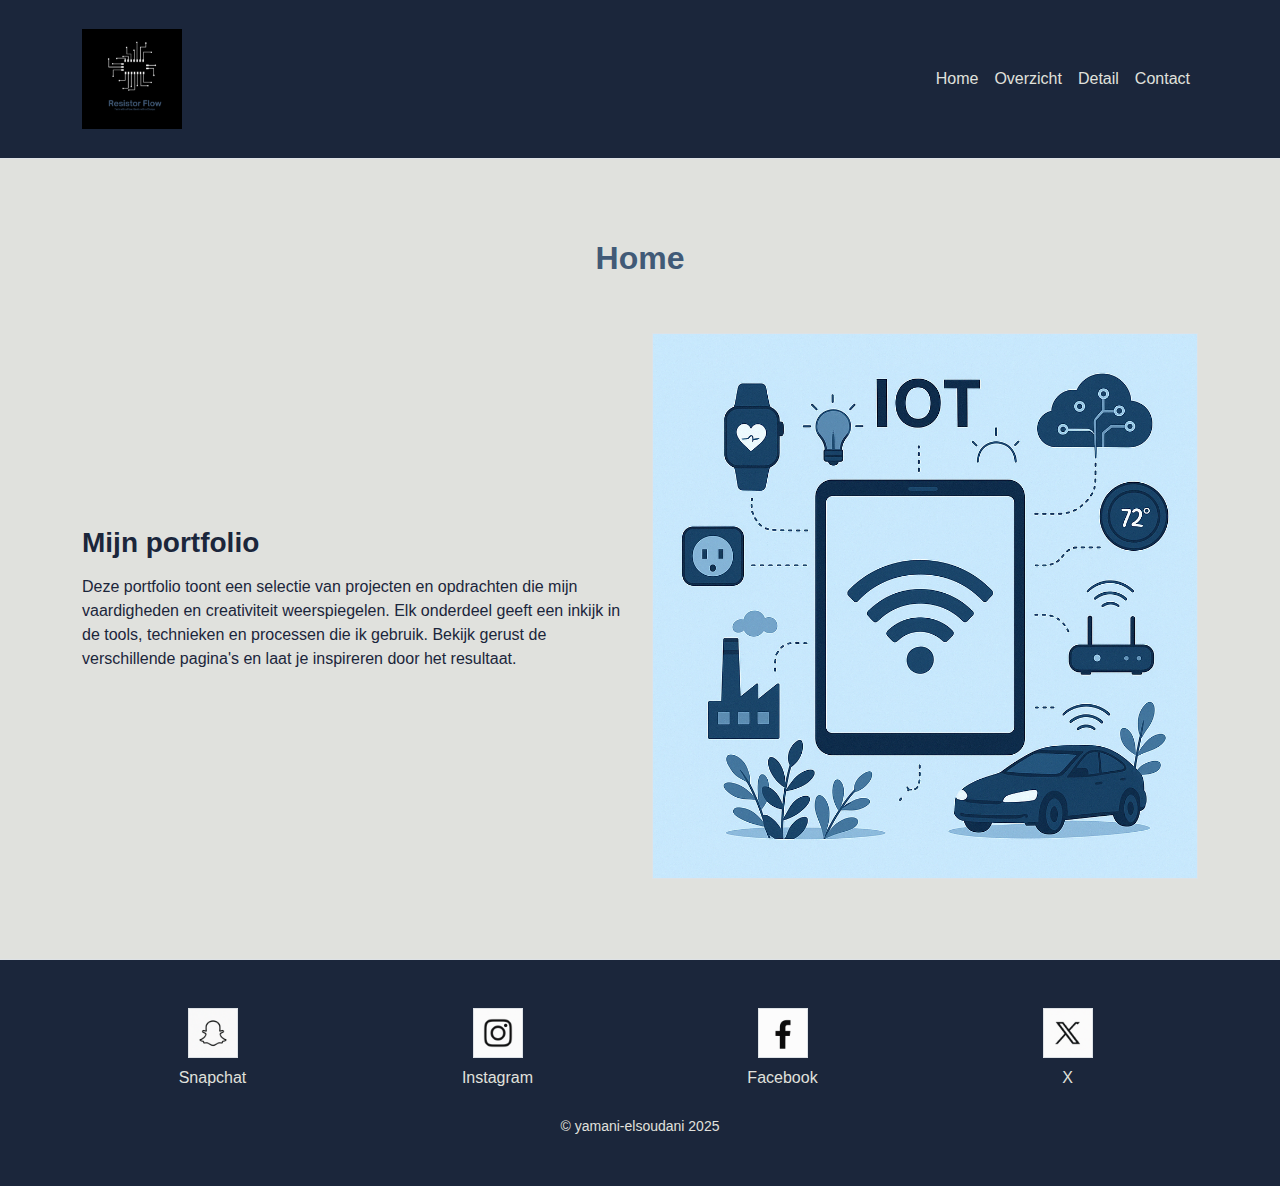
<file: index.html>
<!DOCTYPE html>
<html lang="nl">
  <head>
    <meta charset="UTF-8" />
    <meta name="viewport" content="width=device-width, initial-scale=1.0" />
    <title>Home</title>

    <!-- Reset CSS -->
    <link rel="stylesheet" href="css/reset.css" />

    <!-- Bootstrap CSS -->
    <link
      href="https://cdn.jsdelivr.net/npm/bootstrap@5.3.3/dist/css/bootstrap.min.css"
      rel="stylesheet"
    />

    <!-- Bootstrap Icons -->
    <link
      rel="stylesheet"
      href="https://cdn.jsdelivr.net/npm/bootstrap-icons@1.11.3/font/bootstrap-icons.min.css"
    />

    <!-- Bootstrap JS -->
    <script
      src="https://cdn.jsdelivr.net/npm/bootstrap@5.3.3/dist/js/bootstrap.bundle.min.js"
      defer
    ></script>

    <!-- Eigen CSS -->
    <link rel="stylesheet" href="css/style.css" />
  </head>
  <body>
    <!-- Header -->
    <header class="border-bottom p-3">
      <nav class="navbar navbar-expand-lg navbar-light">
        <div
          class="container d-flex justify-content-between align-items-center"
        >
          <a class="navbar-brand" href="/index.html">
            <img src="/images/Logo.png" alt="Website Logo" width="100" />
          </a>

          <button 
            class="navbar-toggler"
            type="button"
            data-bs-toggle="collapse"
            data-bs-target="#navbarNav"
          >
            <span class="navbar-toggler-icon"></span>
          </button>

          <div class="collapse navbar-collapse" id="navbarNav">
            <ul class="navbar-nav ms-auto">
              <li class="nav-item">
                <a class="nav-link" href="/index.html">Home</a>
              </li>
              <li class="nav-item">
                <a class="nav-link" href="/portfolio.html">Overzicht</a>
              </li>
              <li class="nav-item">
                <a class="nav-link" href="/naam.html">Detail</a>
              </li>
              <li class="nav-item">
                <a class="nav-link" href="/contact.html">Contact</a>
              </li>
            </ul>
          </div>
        </div>
      </nav>
    </header>

    <!-- Main Content -->
    <main class="container my-5">
      <!-- Titel Home -->
      <div class="row text-center mb-4">
        <div class="col-12">
          <h2>Home</h2>
        </div>
      </div>

      <div class="row align-items-center justify-content-center">
        <div class="col-lg-6 order-lg-2 text-center mb-4 mb-lg-0">
          <img
            src="/images/grote afbeelding.png"
            alt="Grote afbeelding"
            class="img-fluid border"
          />
        </div>

        <!-- Tekst links op desktop, onder afbeelding mobiel -->
        <div class="col-lg-6 order-lg-1">
          <h3 class="fw-bold">Mijn portfolio</h3>
          <p class="mt-3 text-start">
            Deze portfolio toont een selectie van projecten en opdrachten die
            mijn vaardigheden en creativiteit weerspiegelen. Elk onderdeel geeft
            een inkijk in de tools, technieken en processen die ik gebruik.
            Bekijk gerust de verschillende pagina's en laat je inspireren door
            het resultaat.
          </p>
        </div>
      </div>
    </main>

    <!-- Footer -->
    <footer class="border-top py-5">
      <div class="container">
        <!-- Social icons -->
        <div
          class="row row-cols-2 row-cols-md-4 g-4 justify-content-center text-center mb-4"
        >
          <div class="col">
            <img
              src="/images/Social/snapchat.png"
              alt="Snapchat"
              class="border rounded-0 mb-2"
              width="50"
              height="50"
            />
            <div>Snapchat</div>
          </div>
          <div class="col">
            <img
              src="/images/Social/instagram.png"
              alt="Instagram"
              class="border rounded-0 mb-2"
              width="50"
              height="50"
            />
            <div>Instagram</div>
          </div>
          <div class="col">
            <img
              src="/images/Social/facebook.png"
              alt="Facebook"
              class="border rounded-0 mb-2"
              width="50"
              height="50"
            />
            <div>Facebook</div>
          </div>
          <div class="col">
            <img
              src="/images/Social/x.png"
              alt="X"
              class="border rounded-0 mb-2"
              width="50"
              height="50"
            />
            <div>X</div>
          </div>
        </div>

        <!-- Copyright -->
        <div class="text-center">
          <small>&copy; yamani-elsoudani 2025</small>
        </div>
      </div>
    </footer>
  </body>
</html>
</file>
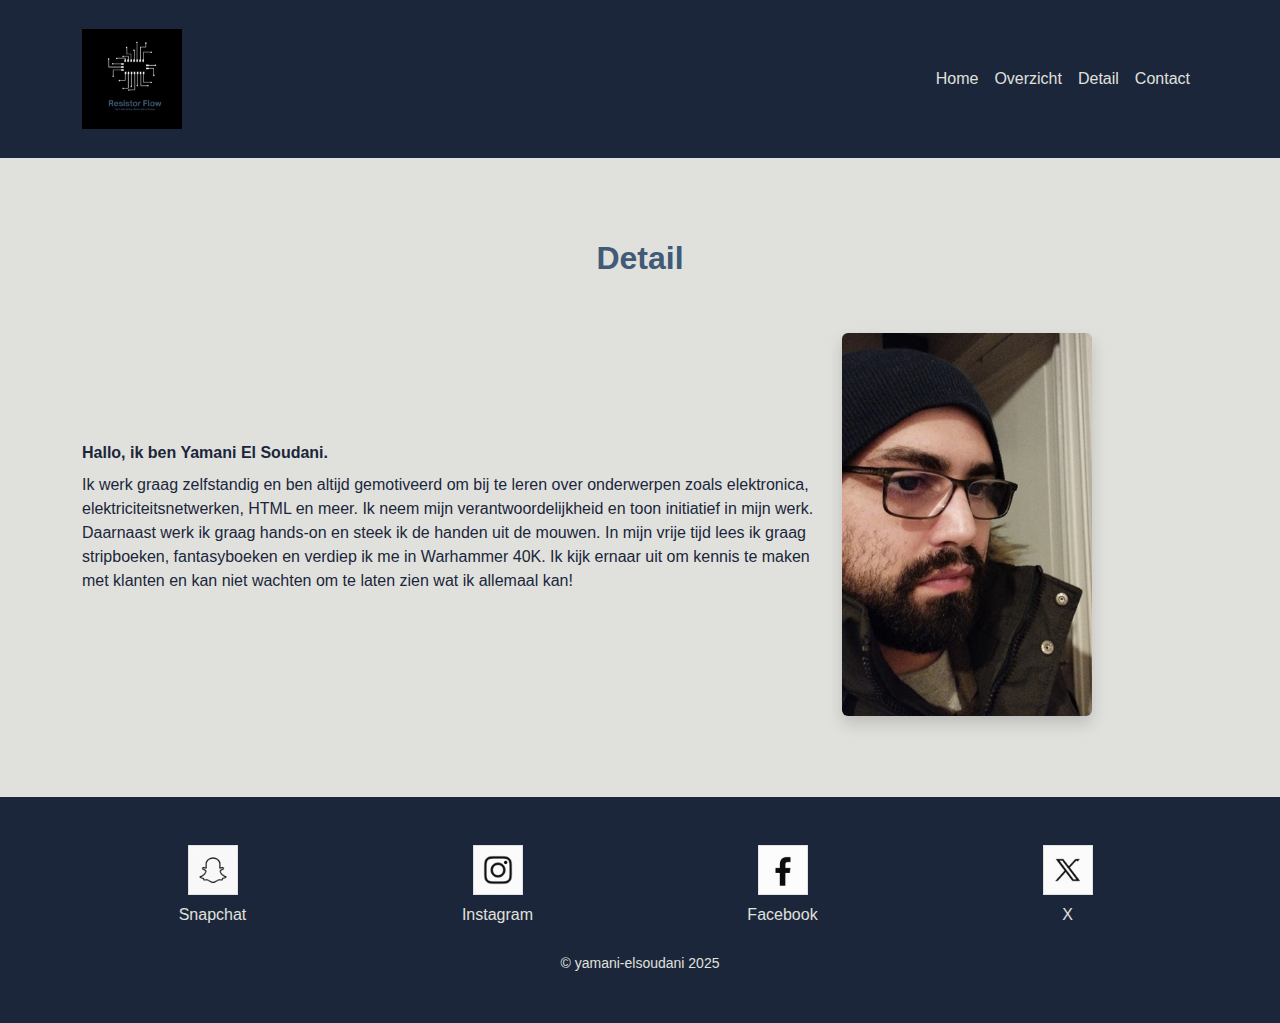
<file: naam.html>
<!DOCTYPE html>
<html lang="nl">
  <head>
    <meta charset="UTF-8" />
    <meta name="viewport" content="width=device-width, initial-scale=1.0" />
    <title>Detail</title>

    <!-- Reset CSS -->
    <link rel="stylesheet" href="css/reset.css" />

    <!-- Bootstrap CSS -->
    <link
      href="https://cdn.jsdelivr.net/npm/bootstrap@5.3.3/dist/css/bootstrap.min.css"
      rel="stylesheet"
    />

    <!-- Bootstrap Icons -->
    <link
      rel="stylesheet"
      href="https://cdn.jsdelivr.net/npm/bootstrap-icons@1.11.3/font/bootstrap-icons.min.css"
    />

    <!-- Bootstrap JS -->
    <script
      src="https://cdn.jsdelivr.net/npm/bootstrap@5.3.3/dist/js/bootstrap.bundle.min.js"
      defer
    ></script>

    <!-- Eigen CSS -->
    <link rel="stylesheet" href="css/style.css" />
  </head>
  <body>
    <!-- Header -->
    <header class="border-bottom p-3">
      <nav class="navbar navbar-expand-lg navbar-light">
        <div
          class="container d-flex justify-content-between align-items-center"
        >
          <a class="navbar-brand" href="/index.html">
            <img src="/images/Logo.png" alt="Website Logo" width="100" />
          </a>

          <button
            class="navbar-toggler"
            type="button"
            data-bs-toggle="collapse"
            data-bs-target="#navbarNav"
          >
            <span class="navbar-toggler-icon"></span>
          </button>

          <div class="collapse navbar-collapse" id="navbarNav">
            <ul class="navbar-nav ms-auto">
              <li class="nav-item">
                <a class="nav-link" href="/index.html">Home</a>
              </li>
              <li class="nav-item">
                <a class="nav-link" href="/portfolio.html">Overzicht</a>
              </li>
              <li class="nav-item">
                <a class="nav-link" href="/naam.html">Detail</a>
              </li>
              <li class="nav-item">
                <a class="nav-link" href="/contact.html">Contact</a>
              </li>
            </ul>
          </div>
        </div>
      </nav>
    </header>

    <!-- Main -->
    <main class="container my-5">
      <div class="row justify-content-center text-center mb-4">
        <div class="col-12">
          <h2>Detail</h2>
        </div>
      </div>

      <div class="row align-items-center justify-content-center">
        <div class="col-md-4 order-md-2 text-center mb-4 mb-md-0">
          <img
            src="/images/Profiel foto.jpg"
            alt="Profiel van Yamani El Soudani"
            class="img-fluid rounded shadow"
            width="250"
          />
        </div>

        <div class="col-md-8 order-md-1">
          <strong class="d-block mb-2">Hallo, ik ben Yamani El Soudani.</strong>
          <p class="text-start">
            Ik werk graag zelfstandig en ben altijd gemotiveerd om bij te leren
            over onderwerpen zoals elektronica, elektriciteitsnetwerken, HTML en
            meer. Ik neem mijn verantwoordelijkheid en toon initiatief in mijn
            werk. Daarnaast werk ik graag hands-on en steek ik de handen uit de
            mouwen. In mijn vrije tijd lees ik graag stripboeken, fantasyboeken
            en verdiep ik me in Warhammer 40K. Ik kijk ernaar uit om kennis te
            maken met klanten en kan niet wachten om te laten zien wat ik
            allemaal kan!
          </p>
        </div>
      </div>
    </main>

    <!-- Footer -->
    <footer class="border-top py-5">
      <div class="container">
        <div
          class="row row-cols-2 row-cols-md-4 g-4 justify-content-center text-center mb-4"
        >
          <div class="col">
            <img
              src="/images/Social/snapchat.png"
              alt="Snapchat"
              class="border rounded-0 mb-2"
              width="50"
              height="50"
            />
            <div>Snapchat</div>
          </div>

          <div class="col">
            <img
              src="/images/Social/instagram.png"
              alt="Instagram"
              class="border rounded-0 mb-2"
              width="50"
              height="50"
            />
            <div>Instagram</div>
          </div>

          <div class="col">
            <img
              src="/images/Social/facebook.png"
              alt="Facebook"
              class="border rounded-0 mb-2"
              width="50"
              height="50"
            />
            <div>Facebook</div>
          </div>

          <div class="col">
            <img
              src="/images/Social/x.png"
              alt="X"
              class="border rounded-0 mb-2"
              width="50"
              height="50"
            />
            <div>X</div>
          </div>
        </div>

        <div class="text-center">
          <small>&copy; yamani-elsoudani 2025</small>
        </div>
      </div>
    </footer>
  </body>
</html>
</file>
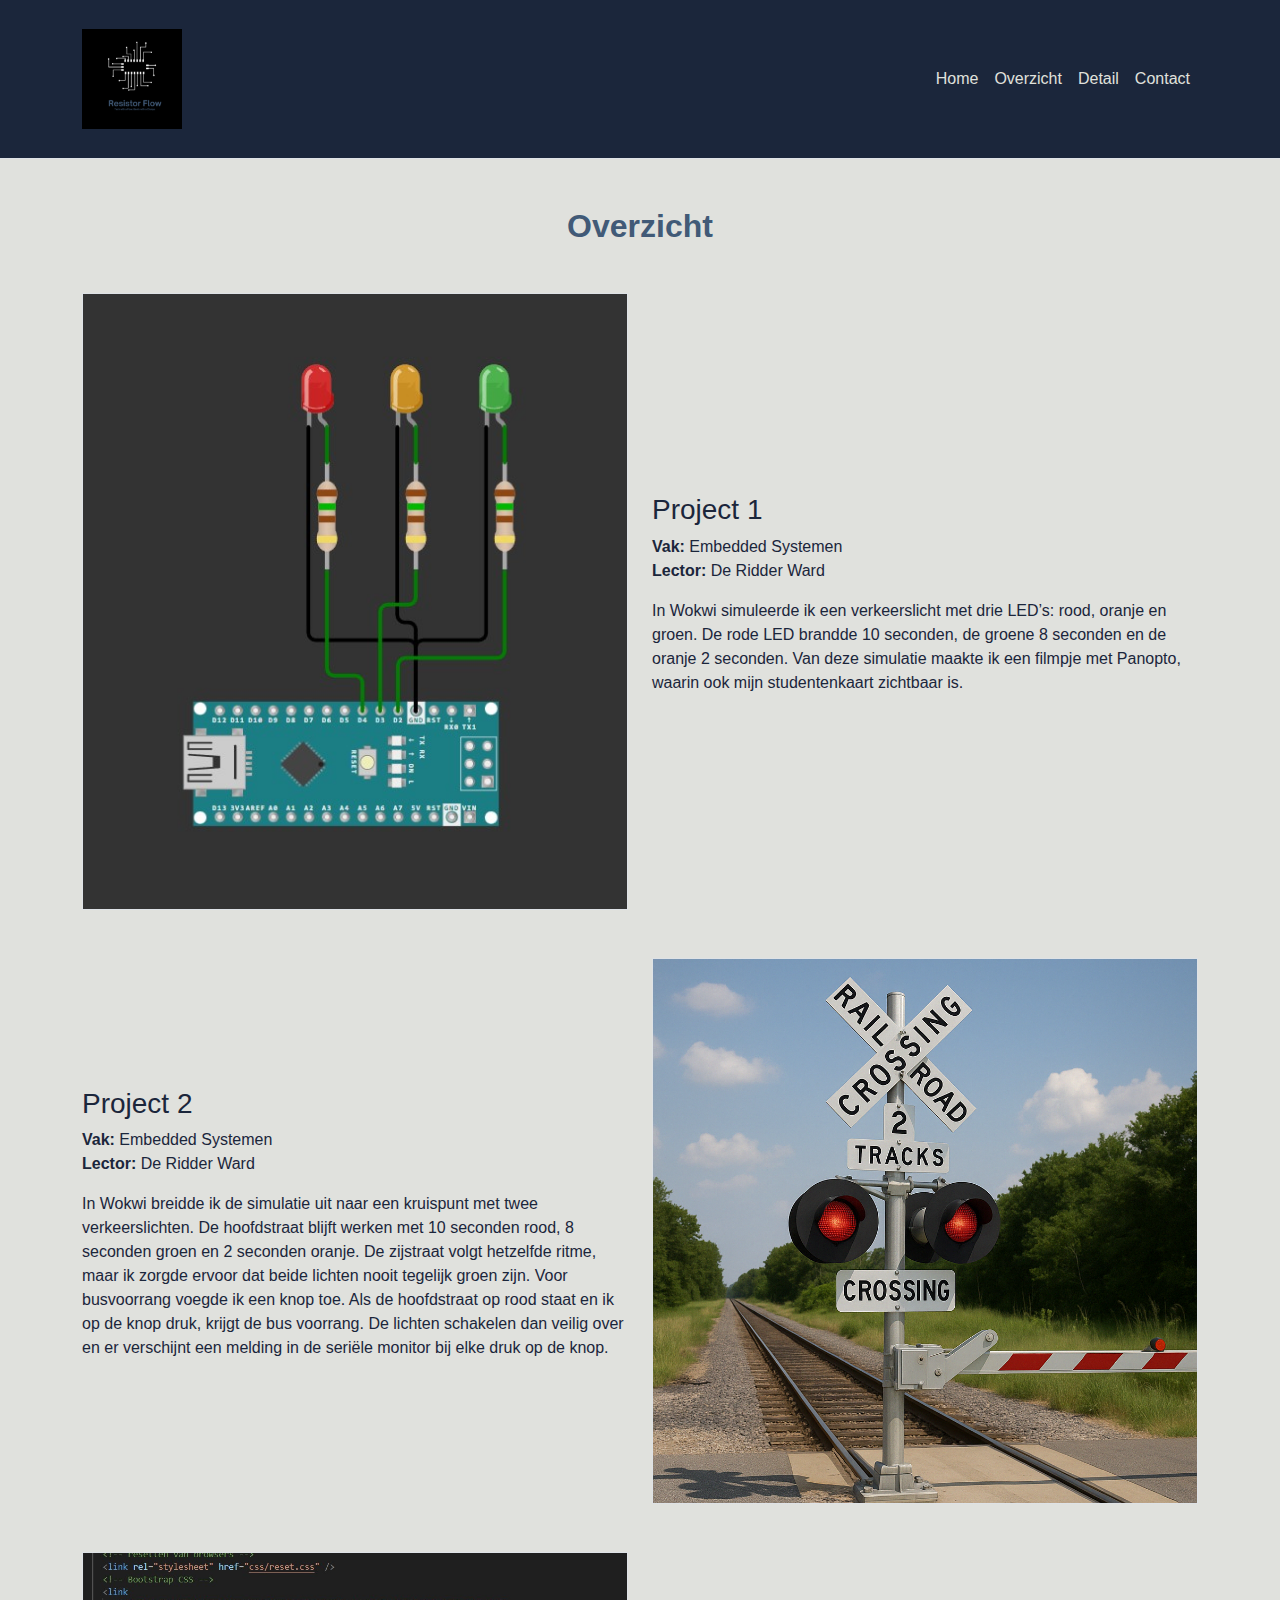
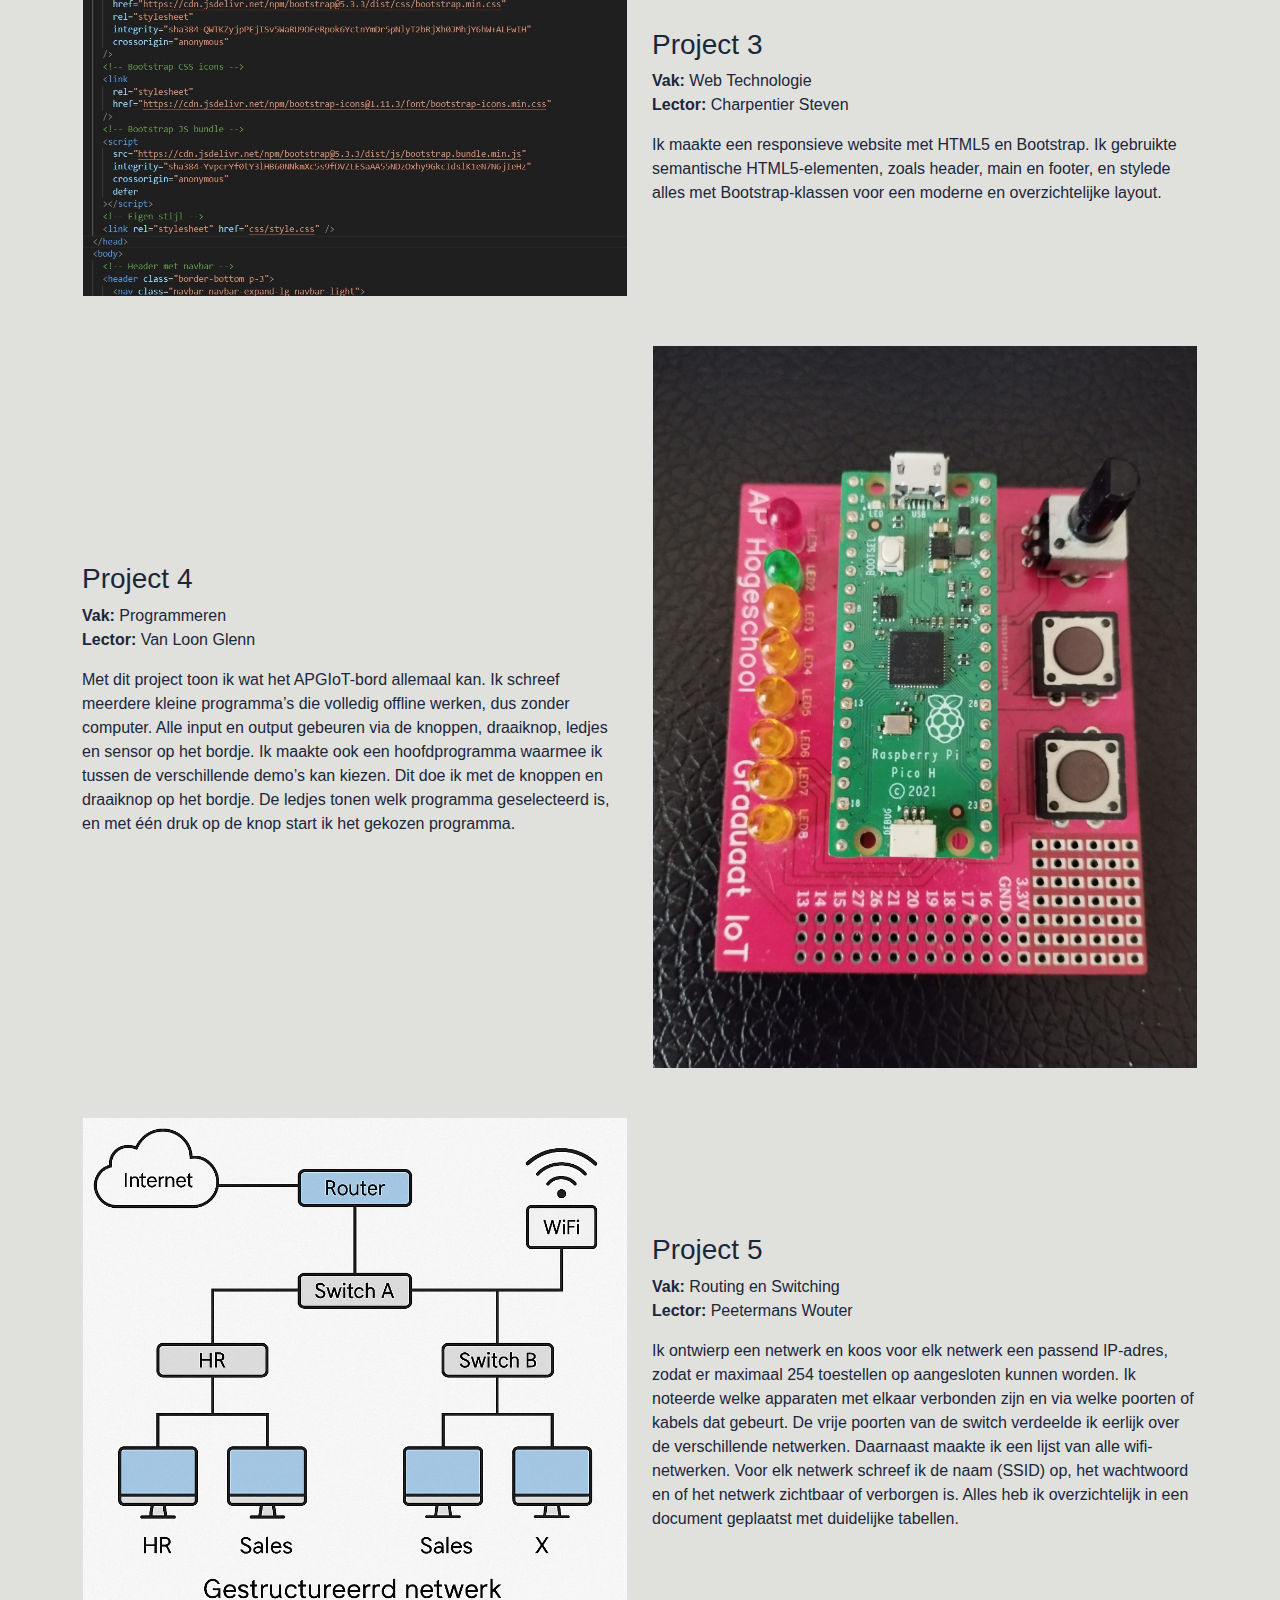
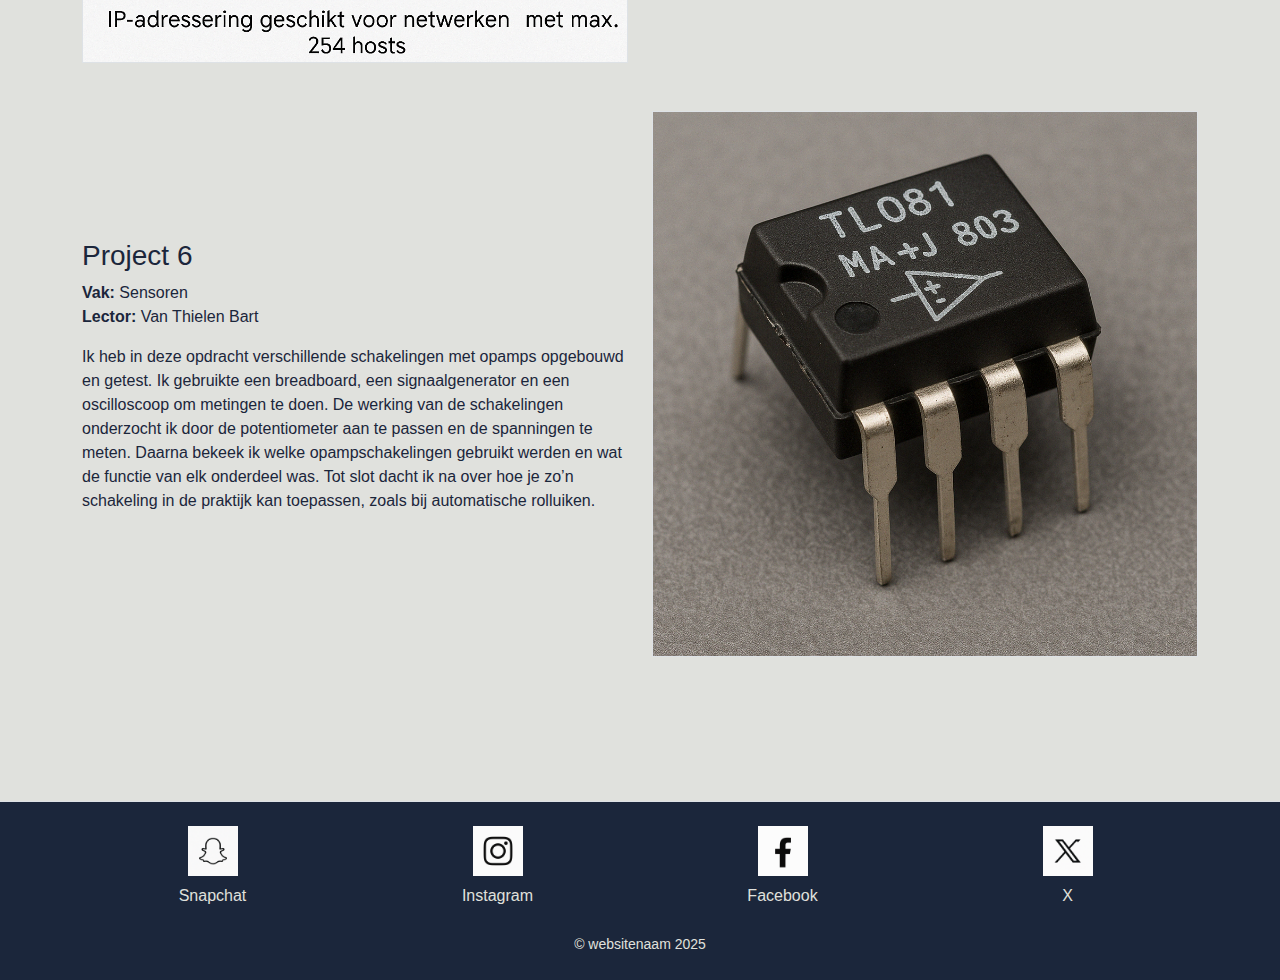
<file: portfolio.html>
<!DOCTYPE html>
<html lang="en">
  <head>
    <meta charset="UTF-8" />
    <meta name="viewport" content="width=device-width, initial-scale=1.0" />
    <title>Portfolio Overzicht</title>

    <!-- Reset -->
    <link rel="stylesheet" href="css/reset.css" />

    <!-- Bootstrap CSS -->
    <link
      href="https://cdn.jsdelivr.net/npm/bootstrap@5.3.3/dist/css/bootstrap.min.css"
      rel="stylesheet"
    />
    <link
      rel="stylesheet"
      href="https://cdn.jsdelivr.net/npm/bootstrap-icons@1.11.3/font/bootstrap-icons.min.css"
    />
    <script
      src="https://cdn.jsdelivr.net/npm/bootstrap@5.3.3/dist/js/bootstrap.bundle.min.js"
      defer
    ></script>

    <!-- Eigen stijl -->
    <link rel="stylesheet" href="css/style.css" />
  </head>
  <body>
    <!-- Header -->
    <header class="border-bottom p-3">
      <nav class="navbar navbar-expand-lg navbar-light">
        <div
          class="container d-flex justify-content-between align-items-center"
        >
          <a class="navbar-brand" href="/index.html">
            <img src="/images/Logo.png" alt="Website Logo" width="100" />
          </a>

          <button
            class="navbar-toggler"
            type="button"
            data-bs-toggle="collapse"
            data-bs-target="#navbarNav"
          >
            <span class="navbar-toggler-icon"></span>
          </button>

          <div class="collapse navbar-collapse" id="navbarNav">
            <ul class="navbar-nav ms-auto">
              <li class="nav-item">
                <a class="nav-link" href="/index.html">Home</a>
              </li>
              <li class="nav-item">
                <a class="nav-link" href="/portfolio.html">Overzicht</a>
              </li>
              <li class="nav-item">
                <a class="nav-link" href="/naam.html">Detail</a>
              </li>
              <li class="nav-item">
                <a class="nav-link" href="/contact.html">Contact</a>
              </li>
            </ul>
          </div>
        </div>
      </nav>
    </header>

    <!-- MAIN -->
    <main class="container py-5">
      <h2 class="text-center mb-5">Overzicht</h2>

      <!-- Project 1 -->
      <section class="mb-5">
        <div class="row align-items-center">
          <div class="col-12 col-md-6 mb-3 mb-md-0">
            <img
              src="/images/Projecten/Project 1.jpg"
              alt="Project 1"
              class="img-fluid border"
            />
          </div>
          <div class="col-12 col-md-6">
            <h3>Project 1</h3>
            <p>
              <strong>Vak:</strong> Embedded Systemen<br /><strong
                >Lector:</strong
              >
              De Ridder Ward
            </p>
            <p>
              In Wokwi simuleerde ik een verkeerslicht met drie LED’s: rood,
              oranje en groen. De rode LED brandde 10 seconden, de groene 8
              seconden en de oranje 2 seconden. Van deze simulatie maakte ik een
              filmpje met Panopto, waarin ook mijn studentenkaart zichtbaar is.
            </p>
          </div>
        </div>
      </section>

      <!-- Project 2 -->
      <section class="mb-5">
        <div class="row align-items-center flex-md-row-reverse">
          <div class="col-12 col-md-6 mb-3 mb-md-0">
            <img
              src="/images/Projecten/project 2.png"
              alt="Project 2"
              class="img-fluid border"
            />
          </div>
          <div class="col-12 col-md-6">
            <h3>Project 2</h3>
            <p>
              <strong>Vak:</strong> Embedded Systemen<br /><strong
                >Lector:</strong
              >
              De Ridder Ward
            </p>

            <p>
              In Wokwi breidde ik de simulatie uit naar een kruispunt met twee
              verkeerslichten. De hoofdstraat blijft werken met 10 seconden
              rood, 8 seconden groen en 2 seconden oranje. De zijstraat volgt
              hetzelfde ritme, maar ik zorgde ervoor dat beide lichten nooit
              tegelijk groen zijn. Voor busvoorrang voegde ik een knop toe. Als
              de hoofdstraat op rood staat en ik op de knop druk, krijgt de bus
              voorrang. De lichten schakelen dan veilig over en er verschijnt
              een melding in de seriële monitor bij elke druk op de knop.
            </p>
          </div>
        </div>
      </section>

      <!-- Project 3 -->
      <section class="mb-5">
        <div class="row align-items-center">
          <div class="col-12 col-md-6 mb-3 mb-md-0">
            <img
              src="/images/Projecten/project 3.jpg"
              alt="Project 3"
              class="img-fluid border"
            />
          </div>
          <div class="col-12 col-md-6">
            <h3>Project 3</h3>
            <p>
              <strong>Vak:</strong> Web Technologie<br /><strong
                >Lector:</strong
              >
              Charpentier Steven
            </p>
            Ik maakte een responsieve website met HTML5 en Bootstrap. Ik
            gebruikte semantische HTML5-elementen, zoals header, main en footer,
            en stylede alles met Bootstrap-klassen voor een moderne en
            overzichtelijke layout.
            <p></p>
          </div>
        </div>
      </section>

      <!-- Project 4 -->
      <section class="mb-5">
        <div class="row align-items-center flex-md-row-reverse">
          <div class="col-12 col-md-6 mb-3 mb-md-0">
            <img
              src="/images/Projecten/Project 4.jpg"
              alt="Project 4"
              class="img-fluid border"
            />
          </div>
          <div class="col-12 col-md-6">
            <h3>Project 4</h3>
            <p>
              <strong>Vak:</strong> Programmeren<br /><strong>Lector:</strong>
              Van Loon Glenn
            </p>
            <p>
              Met dit project toon ik wat het APGIoT-bord allemaal kan. Ik
              schreef meerdere kleine programma’s die volledig offline werken,
              dus zonder computer. Alle input en output gebeuren via de knoppen,
              draaiknop, ledjes en sensor op het bordje. Ik maakte ook een
              hoofdprogramma waarmee ik tussen de verschillende demo’s kan
              kiezen. Dit doe ik met de knoppen en draaiknop op het bordje. De
              ledjes tonen welk programma geselecteerd is, en met één druk op de
              knop start ik het gekozen programma.
            </p>
          </div>
        </div>
      </section>

      <!-- Project 5 -->
      <section class="mb-5">
        <div class="row align-items-center">
          <div class="col-12 col-md-6 mb-3 mb-md-0">
            <img
              src="/images/Projecten/project 5.png"
              alt="Project 5"
              class="img-fluid border"
            />
          </div>
          <div class="col-12 col-md-6">
            <h3>Project 5</h3>
            <p>
              <strong>Vak:</strong> Routing en Switching<br /><strong
                >Lector:</strong
              >
              Peetermans Wouter
            </p>
            <p>
              Ik ontwierp een netwerk en koos voor elk netwerk een passend
              IP-adres, zodat er maximaal 254 toestellen op aangesloten kunnen
              worden. Ik noteerde welke apparaten met elkaar verbonden zijn en
              via welke poorten of kabels dat gebeurt. De vrije poorten van de
              switch verdeelde ik eerlijk over de verschillende netwerken.
              Daarnaast maakte ik een lijst van alle wifi-netwerken. Voor elk
              netwerk schreef ik de naam (SSID) op, het wachtwoord en of het
              netwerk zichtbaar of verborgen is. Alles heb ik overzichtelijk in
              een document geplaatst met duidelijke tabellen.
            </p>
          </div>
        </div>
      </section>

      <!-- Project 6 -->
      <section class="mb-5">
        <div class="row align-items-center flex-md-row-reverse">
          <div class="col-12 col-md-6 mb-3 mb-md-0">
            <img
              src="/images/Projecten/project6.png"
              alt="Project 6"
              class="img-fluid border"
            />
          </div>
          <div class="col-12 col-md-6">
            <h3>Project 6</h3>
            <p>
              <strong>Vak:</strong> Sensoren<br /><strong>Lector:</strong> Van
              Thielen Bart
            </p>
            Ik heb in deze opdracht verschillende schakelingen met opamps
            opgebouwd en getest. Ik gebruikte een breadboard, een
            signaalgenerator en een oscilloscoop om metingen te doen. De werking
            van de schakelingen onderzocht ik door de potentiometer aan te
            passen en de spanningen te meten. Daarna bekeek ik welke
            opampschakelingen gebruikt werden en wat de functie van elk
            onderdeel was. Tot slot dacht ik na over hoe je zo’n schakeling in
            de praktijk kan toepassen, zoals bij automatische rolluiken.
            <p></p>
          </div>
        </div>
      </section>
    </main>

    <!-- FOOTER -->
    <footer class="text-center mt-5 p-4 border-top">
      <div class="container">
        <div class="row row-cols-2 row-cols-md-4 g-4 justify-content-center">
          <div class="col d-flex flex-column align-items-center">
            <img
              src="/images/Social/snapchat.png"
              alt="Snapchat"
              width="50"
              height="50"
            />
            <span class="mt-2">Snapchat</span>
          </div>
          <div class="col d-flex flex-column align-items-center">
            <img
              src="/images/Social/instagram.png"
              alt="Instagram"
              width="50"
              height="50"
            />
            <span class="mt-2">Instagram</span>
          </div>
          <div class="col d-flex flex-column align-items-center">
            <img
              src="/images/Social/facebook.png"
              alt="Facebook"
              width="50"
              height="50"
            />
            <span class="mt-2">Facebook</span>
          </div>
          <div class="col d-flex flex-column align-items-center">
            <img src="/images/Social/x.png" alt="X" width="50" height="50" />
            <span class="mt-2">X</span>
          </div>
        </div>
      </div>
      <div class="mt-4">
        <small>&copy; websitenaam 2025</small>
      </div>
    </footer>
  </body>
</html>
</file>
<file: css/style.css>
body {
  background-color: #e0e1dd;
  color: #1b263b;
  font-family: Arial, sans-serif;
}

header {
  background-color: #1b263b;
  border-bottom: 1px solid #415a77;
  padding: 1rem 0;
  position: sticky;
  top: 0;
  z-index: 1000;
}

.navbar-nav .nav-link {
  color: #e0e1dd;
}

.navbar-nav .nav-link:hover,
.navbar-nav .nav-link.active {
  color: #415a77;
}

.navbar-toggler-icon {
  filter: invert(1);
}

.logo {
  width: 40px;
}

main {
  padding: 2rem 1rem;
}

main h2 {
  font-size: 2rem;
  font-weight: bold;
  margin-bottom: 2rem;
  color: #415a77;
}

.overzicht-item {
  margin-bottom: 4rem;
}
.overzicht-item img {
  width: 100%;
  height: auto;
  object-fit: cover;
  border: 1px solid #ccc;
  padding: 4px;
  background-color: #fff;
}
.overzicht-item h3 {
  font-size: 1.5rem;
  font-weight: bold;
  margin-top: 1rem;
  color: #415a77;
}
.overzicht-item p {
  font-size: 1rem;
  line-height: 1.5;
  color: #1b263b;
}

@media (min-width: 768px) {
  .overzicht-item .tekst-col,
  .overzicht-item .image-col {
    display: flex;
    flex-direction: column;
    justify-content: center;
  }

  .overzicht-item:nth-child(even) .tekst-col {
    order: 2;
  }

  .overzicht-item:nth-child(even) .image-col {
    order: 1;
  }
}

/* Formulieren */
form label {
  color: #1b263b;
}

form input,
form textarea {
  border: 1px solid #415a77;
}

form button[type="submit"] {
  display: block;
  margin: 2rem auto 0 auto;
  background-color: #415a77;
  color: white;
  border: none;
  padding: 0.5rem 1.5rem;
  border-radius: 20px;
  transition: background-color 0.3s ease;
}

form button[type="submit"]:hover {
  background-color: #1b263b;
}

/* Footer */
footer {
  background-color: #1b263b;
  color: #e0e1dd;
  border-top: 1px solid #415a77;
  padding-top: 2rem;
}

footer .col {
  display: flex;
  flex-direction: column;
  align-items: center;
}

.footer-text {
  font-size: 0.875rem;
  color: #e0e1dd;
}

/* Social icons */
.social-icons i {
  font-size: 24px;
  color: #e0e1dd;
}

.map {
  width: 100%;
  height: 500px;
}
</file>
